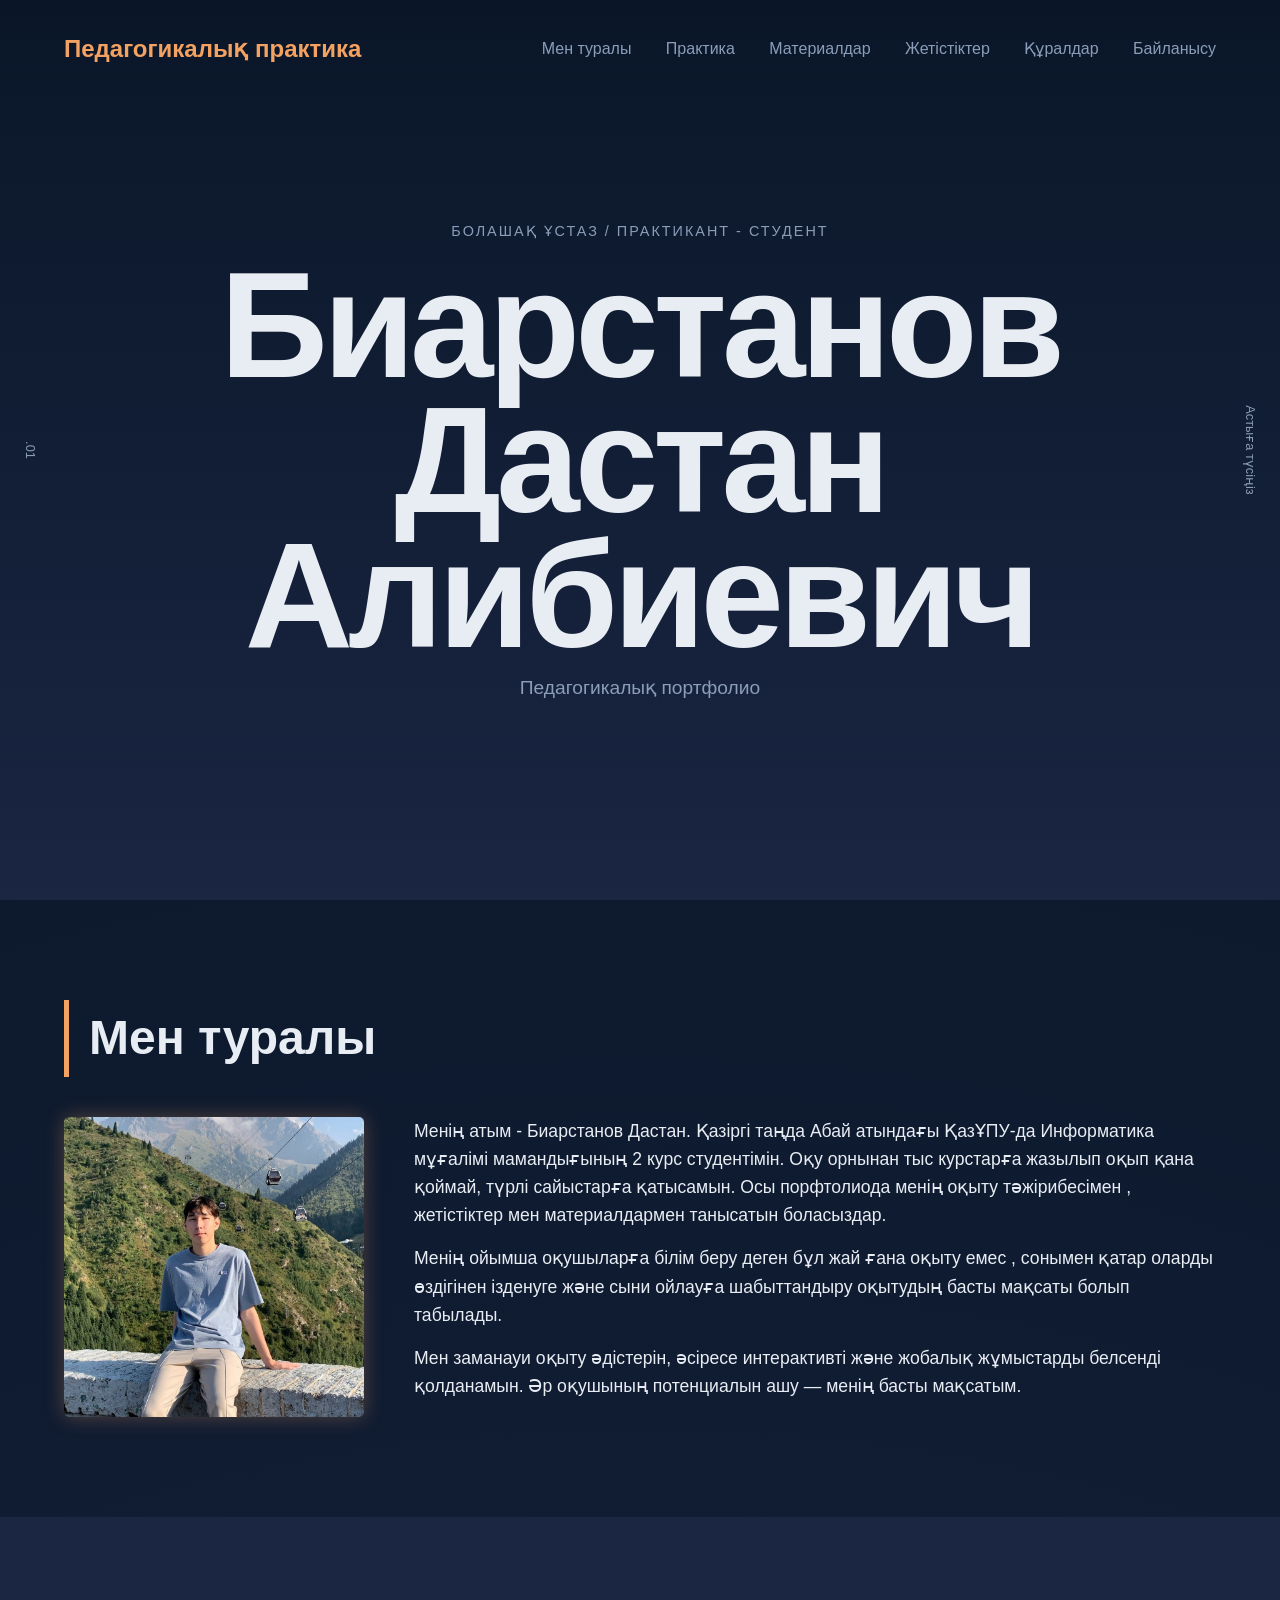
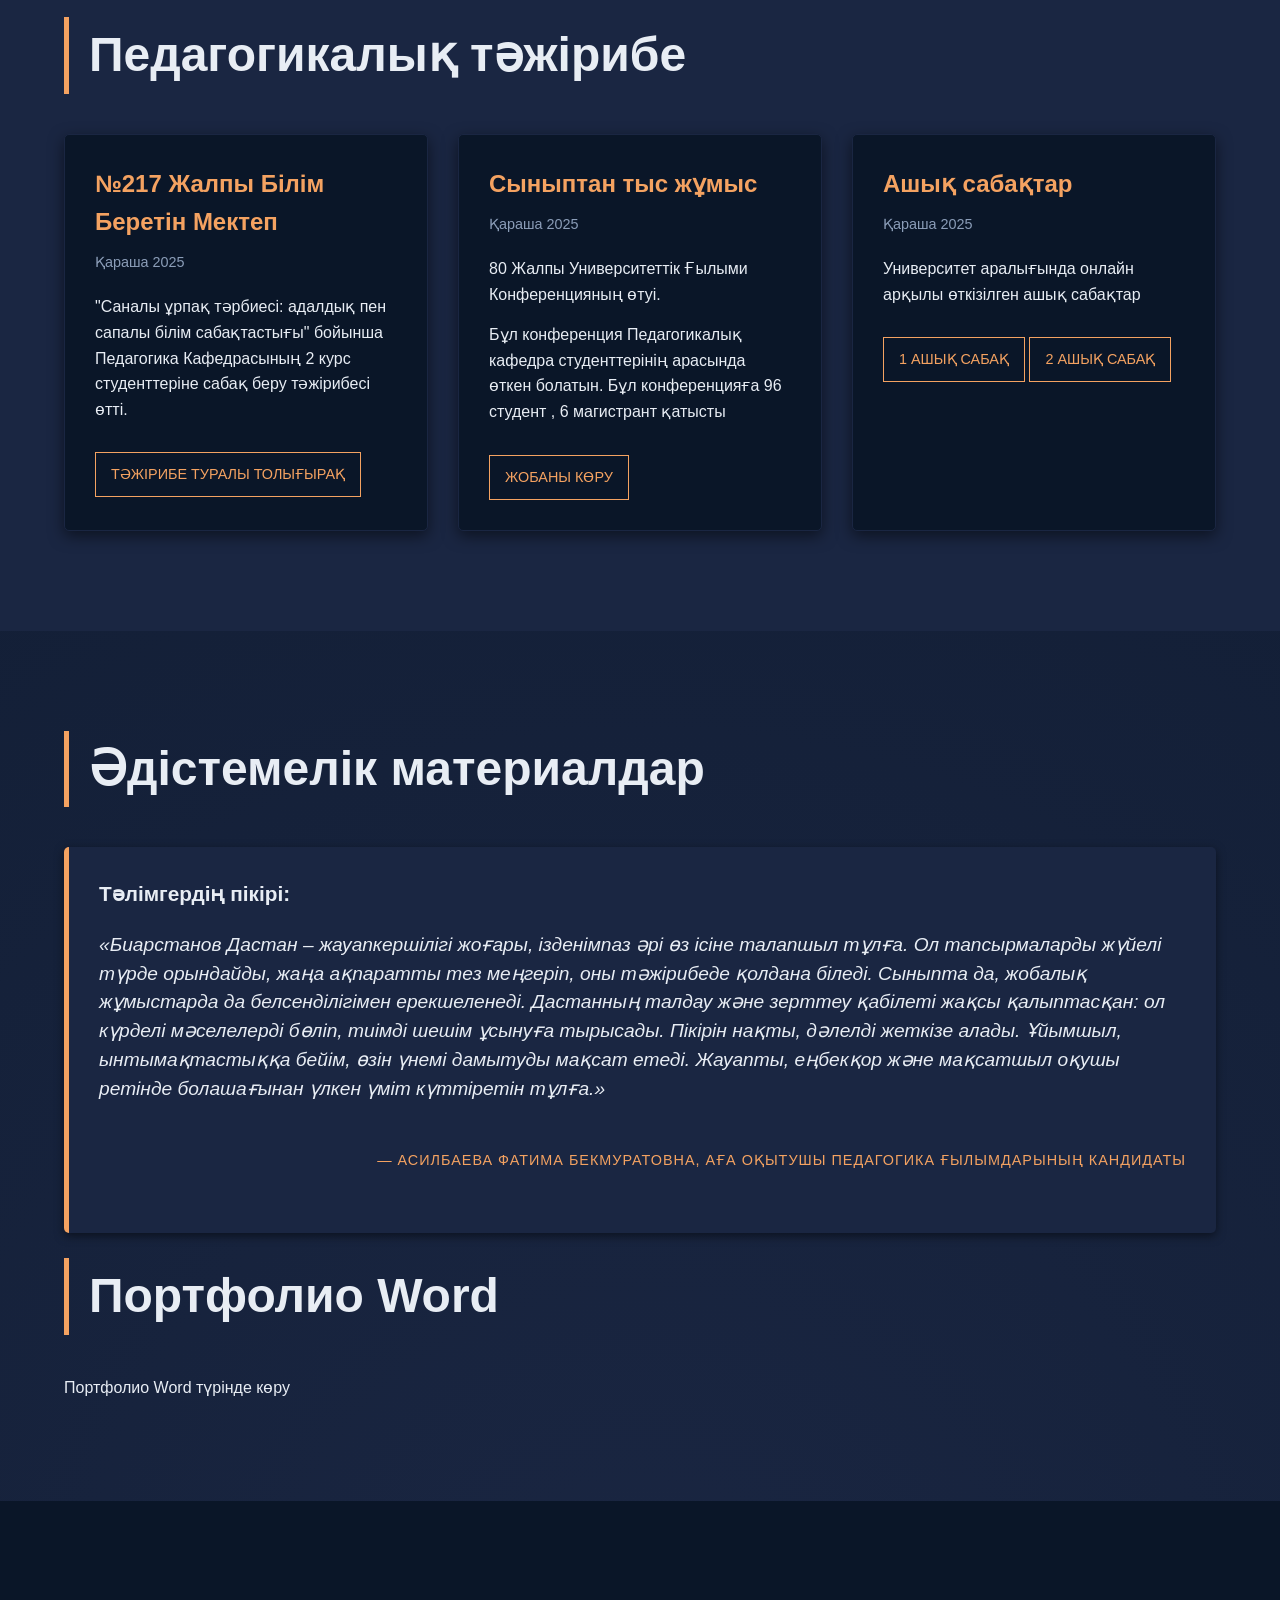
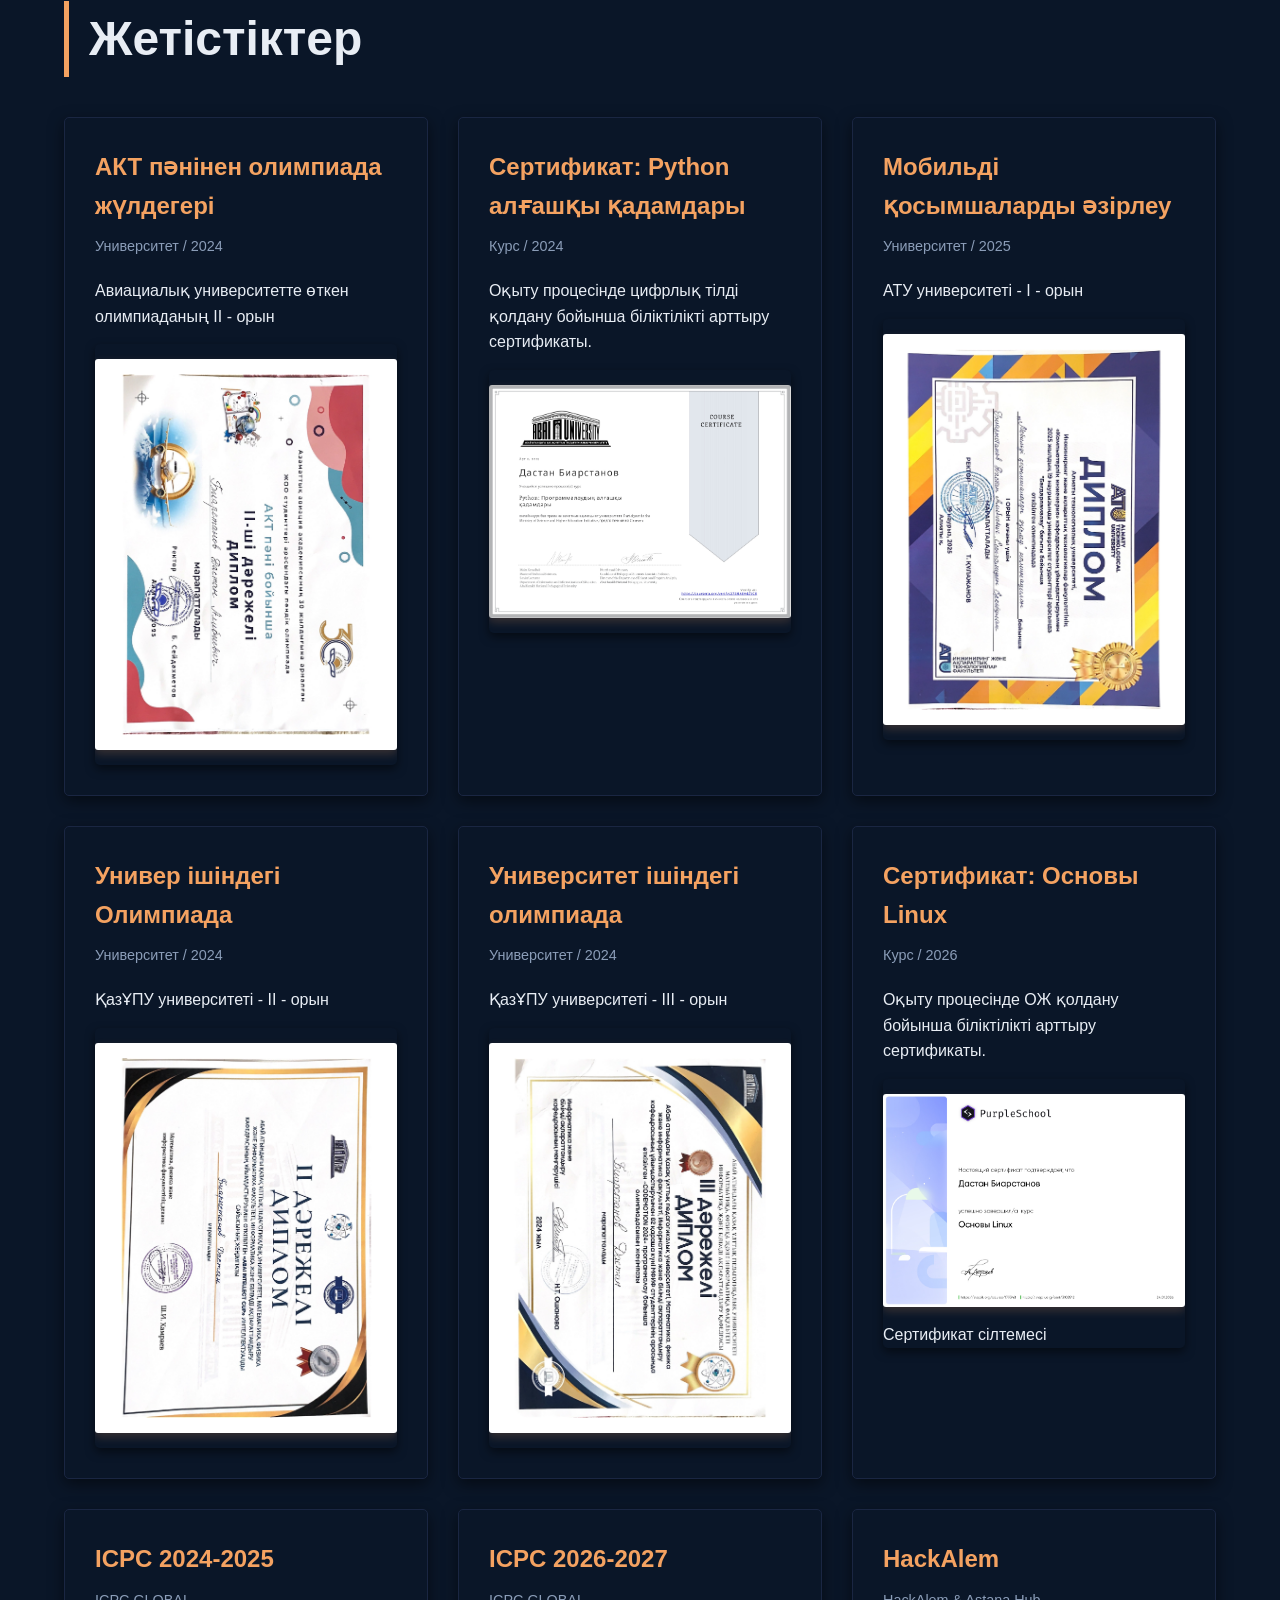
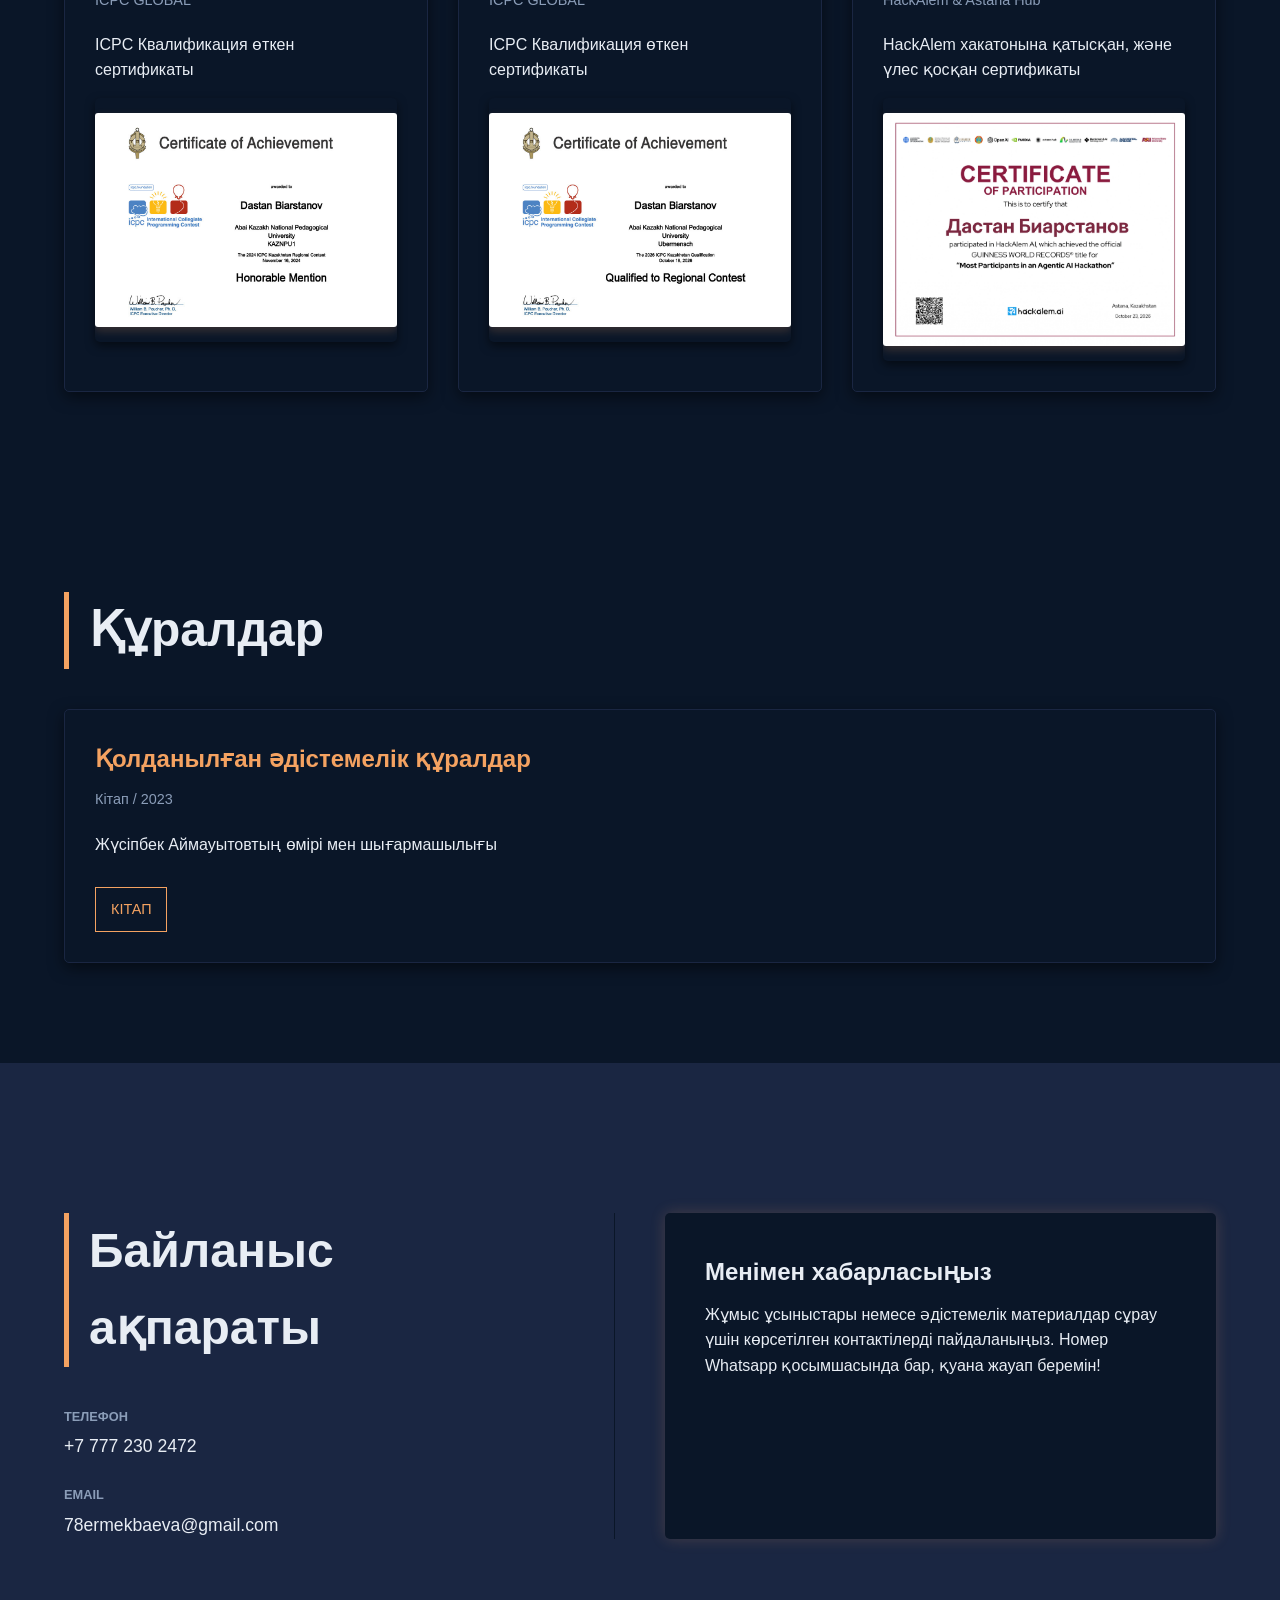
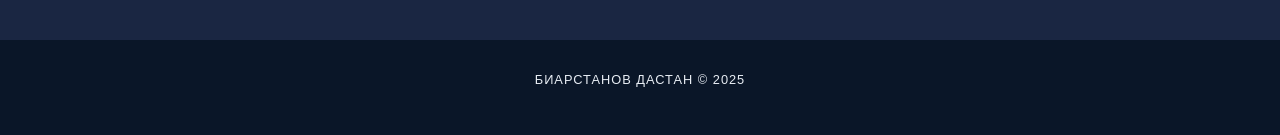
<file: index.html>
﻿<!DOCTYPE html>
<html lang="ru">
<head>
    <meta charset="UTF-8">
    <meta name="viewport" content="width=device-width, initial-scale=1.0">
    <title>Педагогическое Портфолио | Биарстанов Дастан</title>
    <link href="css2?family=Montserrat:wght@300;400;700;900&display=swap" rel="stylesheet">
    <link rel="stylesheet" href="style.css">
</head>
<body>

<header class="hero-section">
    <div class="header-nav-container">
        <div class="logo">Педагогикалық практика</div>
        <nav>
            <a href="#about">Мен туралы</a>
            <a href="#practice">Практика</a>
            <a href="#materials">Материалдар</a>
            <a href="#achievements">Жетістіктер</a>
            <a href="#kuraldar">Құралдар</a> 
            <a href="#contact">Байланысу</a>
        </nav>
    </div>

    <div class="hero-content">
        <p class="subtitle">Болашақ ұстаз / практикант - студент</p>
        <h1 class="main-title">Биарстанов Дастан Алибиевич</h1>
        <p class="role-title">Педагогикалық портфолио</p>
    </div>

    <div class="decor-line left">.01</div>
    <div class="decor-line right">Астыға түсіңіз</div>
</header>

<main>
    <section id="about" class="portfolio-section about-me">
        <div class="section-content">
            <h2>Мен туралы</h2>
            <div class="about-grid">
                <img src="your-photo.jpg" alt="Еламан Сандыбаев фото" class="profile-photo">
                <div class="text-block">
                    <p>Менің атым - Биарстанов Дастан. Қазіргі таңда Абай атындағы ҚазҰПУ-да Информатика мұғалімі мамандығының 2 курс студентімін. Оқу орнынан тыс курстарға жазылып оқып қана қоймай, түрлі сайыстарға қатысамын. Осы порфтолиода менің оқыту тәжірибесімен , жетістіктер мен материалдармен танысатын боласыздар.
                    <p>Менің ойымша оқушыларға білім беру деген бұл жай ғана оқыту емес , сонымен қатар оларды өздігінен ізденуге және сыни ойлауға шабыттандыру оқытудың басты мақсаты болып табылады.</p>
                    <p>Мен заманауи оқыту әдістерін, әсіресе интерактивті және жобалық жұмыстарды белсенді қолданамын. Әр оқушының потенциалын ашу — менің басты мақсатым.</p>
                </div>
            </div>
        </div>
    </section>

    <section id="practice" class="portfolio-section practice-experience">
        <div class="section-content">
            <h2>Педагогикалық тәжірибе</h2>
            <div class="card-grid">
                <div class="practice-card">
                    <h3>№217 Жалпы Білім Беретін Мектеп</h3>
                    <p class="date-info">Қараша 2025</p>
                    <p>"Саналы ұрпақ тәрбиесі: адалдық пен сапалы білім сабақтастығы" бойынша Педагогика Кафедрасының 2 курс студенттеріне сабақ беру тәжірибесі өтті.</p>
                    <a class='view-button' href='practice.html'>Тәжірибе туралы толығырақ</a>
                </div>
                <div class="practice-card">
                    <h3>Сыныптан тыс жұмыс</h3>
                    <p class="date-info">Қараша 2025</p>
                    <p>80 Жалпы Университеттік Ғылыми Конференцияның өтуі.</p>
                    <p>Бұл конференция Педагогикалық кафедра студенттерінің арасында өткен болатын. Бұл конференцияға 96 студент , 6 магистрант қатысты</p>
                    <a class='view-button' href='project.html'>Жобаны көру</a>
                </div>
                <div class="practice-card">
                    <h3>Ашық сабақтар</h3>
                    <p class="date-info">Қараша 2025</p>
                    <p>Университет аралығында онлайн арқылы өткізілген ашық сабақтар</p>
                    <a class='view-button' href='https://youtu.be/f8MnXUunUM0'>1 Ашық сабақ</a>
                    <a class='view-button' href='https://youtu.be/q3raV3o5F7s'>2 Ашық сабақ</a>
                </div>
            </div>
        </div>
    </section>

    <section id="materials" class="portfolio-section materials">
        <div class="section-content">
            <h2>Әдістемелік материалдар</h2>

            <div class="mentor-quote">
                <h3>Тәлімгердің пікірі:</h3>
                <blockquote>
                    <p>«Биарстанов Дастан – жауапкершілігі жоғары, ізденімпаз әрі өз ісіне талапшыл тұлға. Ол тапсырмаларды жүйелі түрде орындайды, жаңа ақпаратты тез меңгеріп, оны тәжірибеде қолдана біледі. Сыныпта да, жобалық жұмыстарда да белсенділігімен ерекшеленеді.

                    Дастанның талдау және зерттеу қабілеті жақсы қалыптасқан: ол күрделі мәселелерді бөліп, тиімді шешім ұсынуға тырысады. Пікірін нақты, дәлелді жеткізе алады. Ұйымшыл, ынтымақтастыққа бейім, өзін үнемі дамытуды мақсат етеді.

                    Жауапты, еңбекқор және мақсатшыл оқушы ретінде болашағынан үлкен үміт күттіретін тұлға.»</p>
                    <footer>— Асилбаева Фатима Бекмуратовна, Аға оқытушы
                        Педагогика ғылымдарының кандидаты</footer>
                </blockquote>
            </div>
        </div>
        <br>
        <div class="section-content">
            <h2>Портфолио Word</h2>
            <a href="Files/Биарстанов Дастан ИОК-.docx" target="_blank" rel="noopener noreferrer">Портфолио Word түрінде көру</a>
        </div>
    </section>
    <section id="achievements" class="portfolio-section achievements">
        <div class="section-content">
            <h2>Жетістіктер</h2>
            <div class="card-grid">
                <div class="practice-card">
                    <h3>АКТ пәнінен олимпиада жүлдегері</h3>
                    <p class="date-info">Университет / 2024</p>
                    <p>Авиациалық университетте өткен олимпиаданың II - орын</p>
                    <div class="gallery-item">
                        <a href="images/%D0%90%D0%9A%D0%A2%20%D1%81%D0%B5%D1%80%D1%82%D0%B8%D1%84%D0%B8%D0%BA%D0%B0%D1%82.jpg" target="_blank">
                            <img src="images/%D0%90%D0%9A%D0%A2%20%D1%81%D0%B5%D1%80%D1%82%D0%B8%D1%84%D0%B8%D0%BA%D0%B0%D1%82.jpg" alt="Презентация сәті">
                        </a>
                    </div>
                </div>
                <div class="practice-card">
                    <h3>Сертификат: Python алғашқы қадамдары</h3>
                    <p class="date-info">Курс / 2024</p>
                    <p>Оқыту процесінде цифрлық тілді қолдану бойынша біліктілікті арттыру сертификаты.</p>
                    <div class="gallery-item">
                        <a href="images/Сертификат2.jpg" target="_blank">
                            <img src="images/Сертификат2.jpg" alt="Презентация сәті">
                        </a>
                    </div>
                </div>
                <div class="practice-card">
                    <h3>Мобильді қосымшаларды әзірлеу</h3>
                    <p class="date-info">Университет / 2025</p>
                    <p>АТУ университеті - I - орын</p>
                    <div class="gallery-item">
                        <a href="images/Сертификат АТУ.jpg" target="_blank">
                            <img src="images/Сертификат АТУ.jpg" alt="Презентация сәті">
                        </a>
                    </div>
                </div>
                <div class="practice-card">
                    <h3>Универ ішіндегі Олимпиада</h3>
                    <p class="date-info">Университет / 2024</p>
                    <p>ҚазҰПУ университеті - II - орын</p>
                    <div class="gallery-item">
                        <a href="images/Сертификат.jpg" target="_blank">
                            <img src="images/Сертификат.jpg" alt="Презентация сәті">
                        </a>
                    </div>
                </div>
                <div class="practice-card">
                    <h3>Университет ішіндегі олимпиада</h3>
                    <p class="date-info">Университет / 2024</p>
                    <p>ҚазҰПУ университеті - III - орын</p>
                    <div class="gallery-item">
                        <a href="images/Абай сертификат.jpg" target="_blank">
                            <img src="images/Абай сертификат.jpg" alt="Презентация сәті">
                        </a>
                    </div>
                </div>
                <div class="practice-card">
                    <h3>Сертификат: Основы Linux</h3>
                    <p class="date-info">Курс / 2026</p>
                    <p>Оқыту процесінде ОЖ қолдану бойынша біліктілікті арттыру сертификаты.</p>
                    <div class="gallery-item">
                        <a href="Files/stepiklinux.pdf" target="_blank">
                            <img src="images/stepiklinux.jpg" alt="Презентация сәті">
                        </a>
                        <a href="https://stepik.org/cert/3108912">Сертификат сілтемесі</a>
                    </div>
                </div>
                <div class="practice-card">
                    <h3>ICPC 2024-2025</h3>
                    <p class="date-info">ICPC GLOBAL</p>
                    <p>ICPC Квалификация өткен сертификаты</p>
                    <div class="gallery-item">
                        <a href="images/icpc24-25.jpg" target="_blank">
                            <img src="images/icpc24-25.jpg" alt="Презентация сәті">
                        </a>
                    </div>
                </div>
                <div class="practice-card">
                    <h3>ICPC 2026-2027</h3>
                    <p class="date-info">ICPC GLOBAL</p>
                    <p>ICPC Квалификация өткен сертификаты</p>
                    <div class="gallery-item">
                        <a href="images/icpc26-27.jpg" target="_blank">
                            <img src="images/icpc26-27.jpg" alt="Презентация сәті">
                        </a>
                    </div>
                </div>
                <div class="practice-card">
                    <h3>HackAlem</h3>
                    <p class="date-info">HackAlem & Astana Hub</p>
                    <p>HackAlem хакатонына қатысқан, және үлес қосқан сертификаты</p>
                    <div class="gallery-item">
                        <a href="images/hackalem.jpg" target="_blank">
                            <img src="images/hackalem.jpg" alt="Презентация сәті">
                        </a>
                    </div>
                </div>
            </div>
        </div>
    </section>
    <section id="kuraldar" class="portfolio-section achievements">
        <div class="section-content">
            <h2>Құралдар</h2>
            <div class="card-grid">
                <div class="practice-card">
                    <h3>Қолданылған әдістемелік құралдар</h3>
                    <p class="date-info">Кітап / 2023</p>
                    <p>Жүсіпбек Аймауытовтың өмірі мен шығармашылығы</p>
                    <a class='view-button' href='https://share.google/4iYVhz6BP6LVkXUvd'>Кітап</a>
                </div>
            </div>
        </div>
    </div></div></section>

    <section id="contact" class="portfolio-section contact-info">
        <div class="contact-grid">
            <div class="contact-details">
                <h2>Байланыс ақпараты</h2>
                <p class="detail-label">Телефон</p>
                <p class="detail-value">+7 777 230 2472</p>

                <p class="detail-label">Email</p>
                <p class="detail-value"><a href="mailto:78ermekbaeva@gmail.com">78ermekbaeva@gmail.com</a></p>
            </div>

            <div class="contact-form-placeholder">
                <h3>Менімен хабарласыңыз</h3>
                <p>Жұмыс ұсыныстары немесе әдістемелік материалдар сұрау үшін көрсетілген контактілерді пайдаланыңыз. Номер Whatsapp қосымшасында бар, қуана жауап беремін!</p>
            </div>
        </div>
    </section>
</main>

<footer>
    <p>Биарстанов Дастан &copy; 2025</p>
</footer>

</body>
</html>
</file>
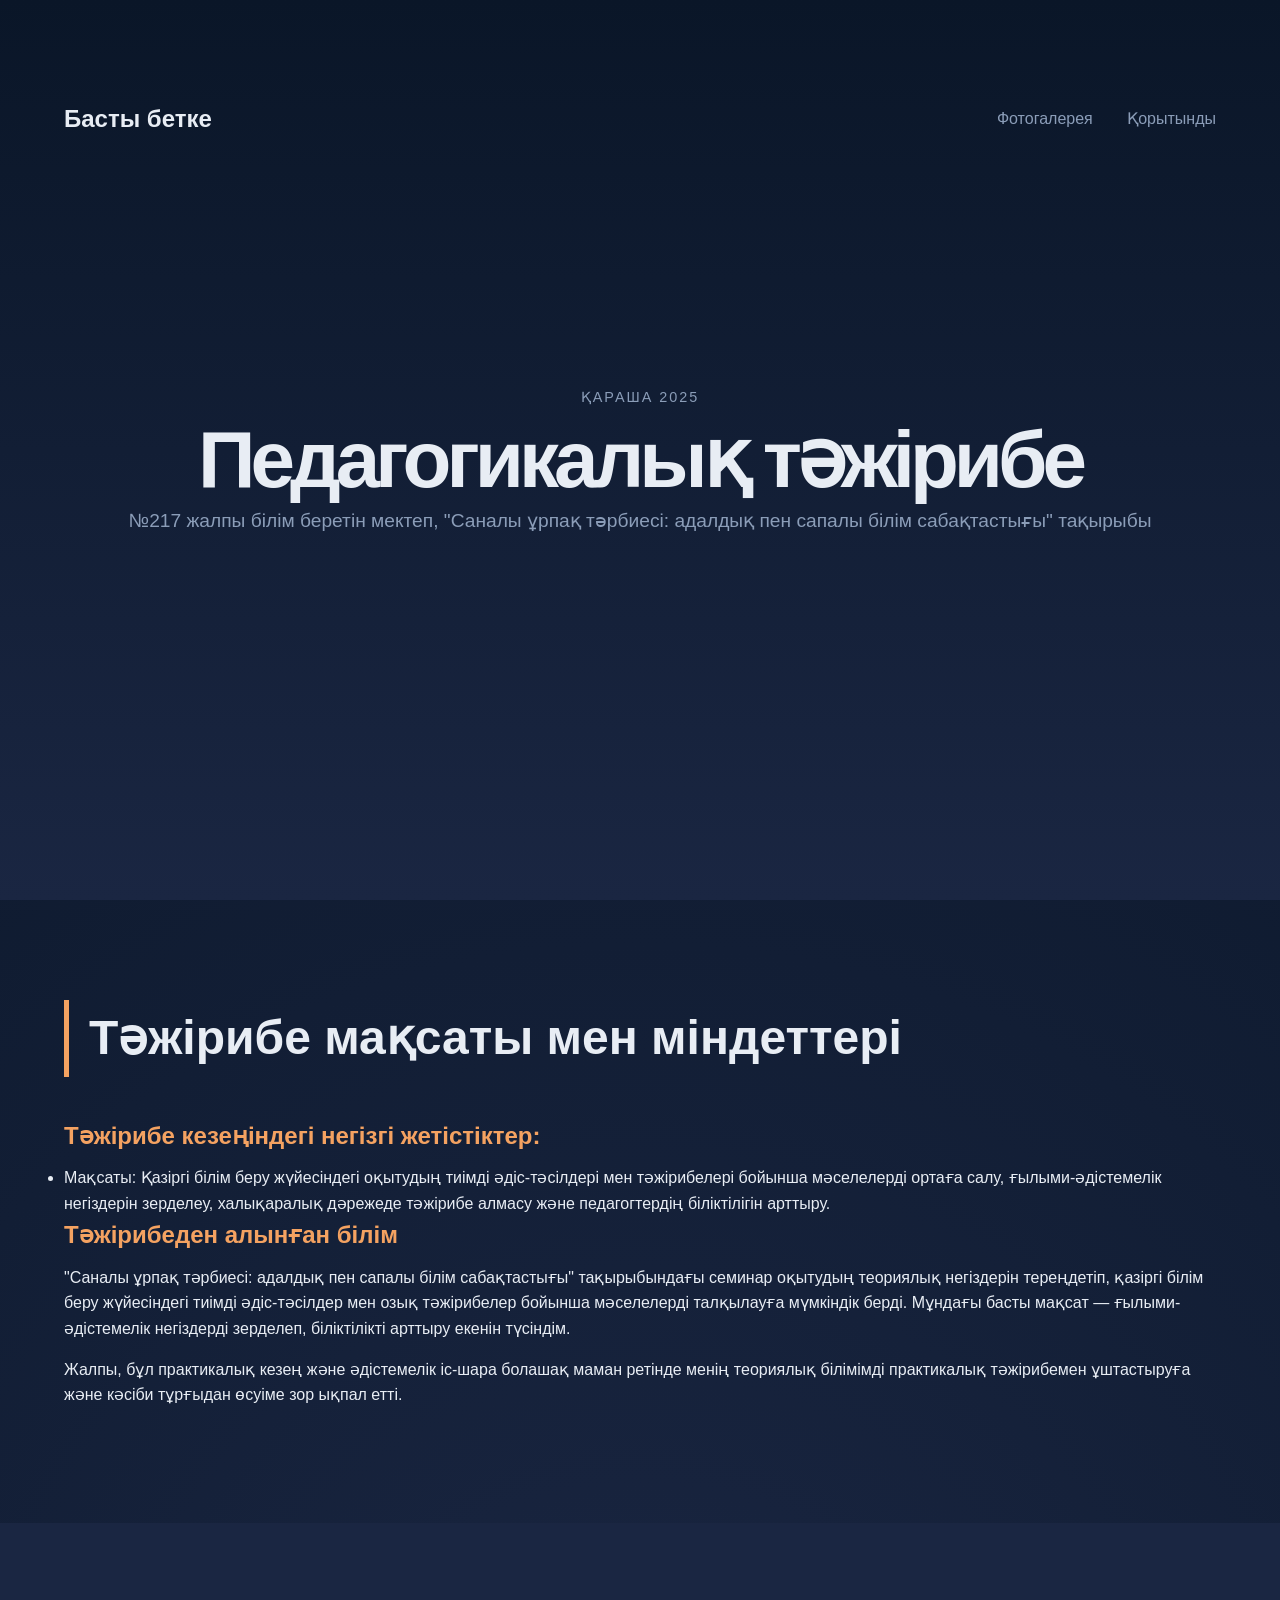
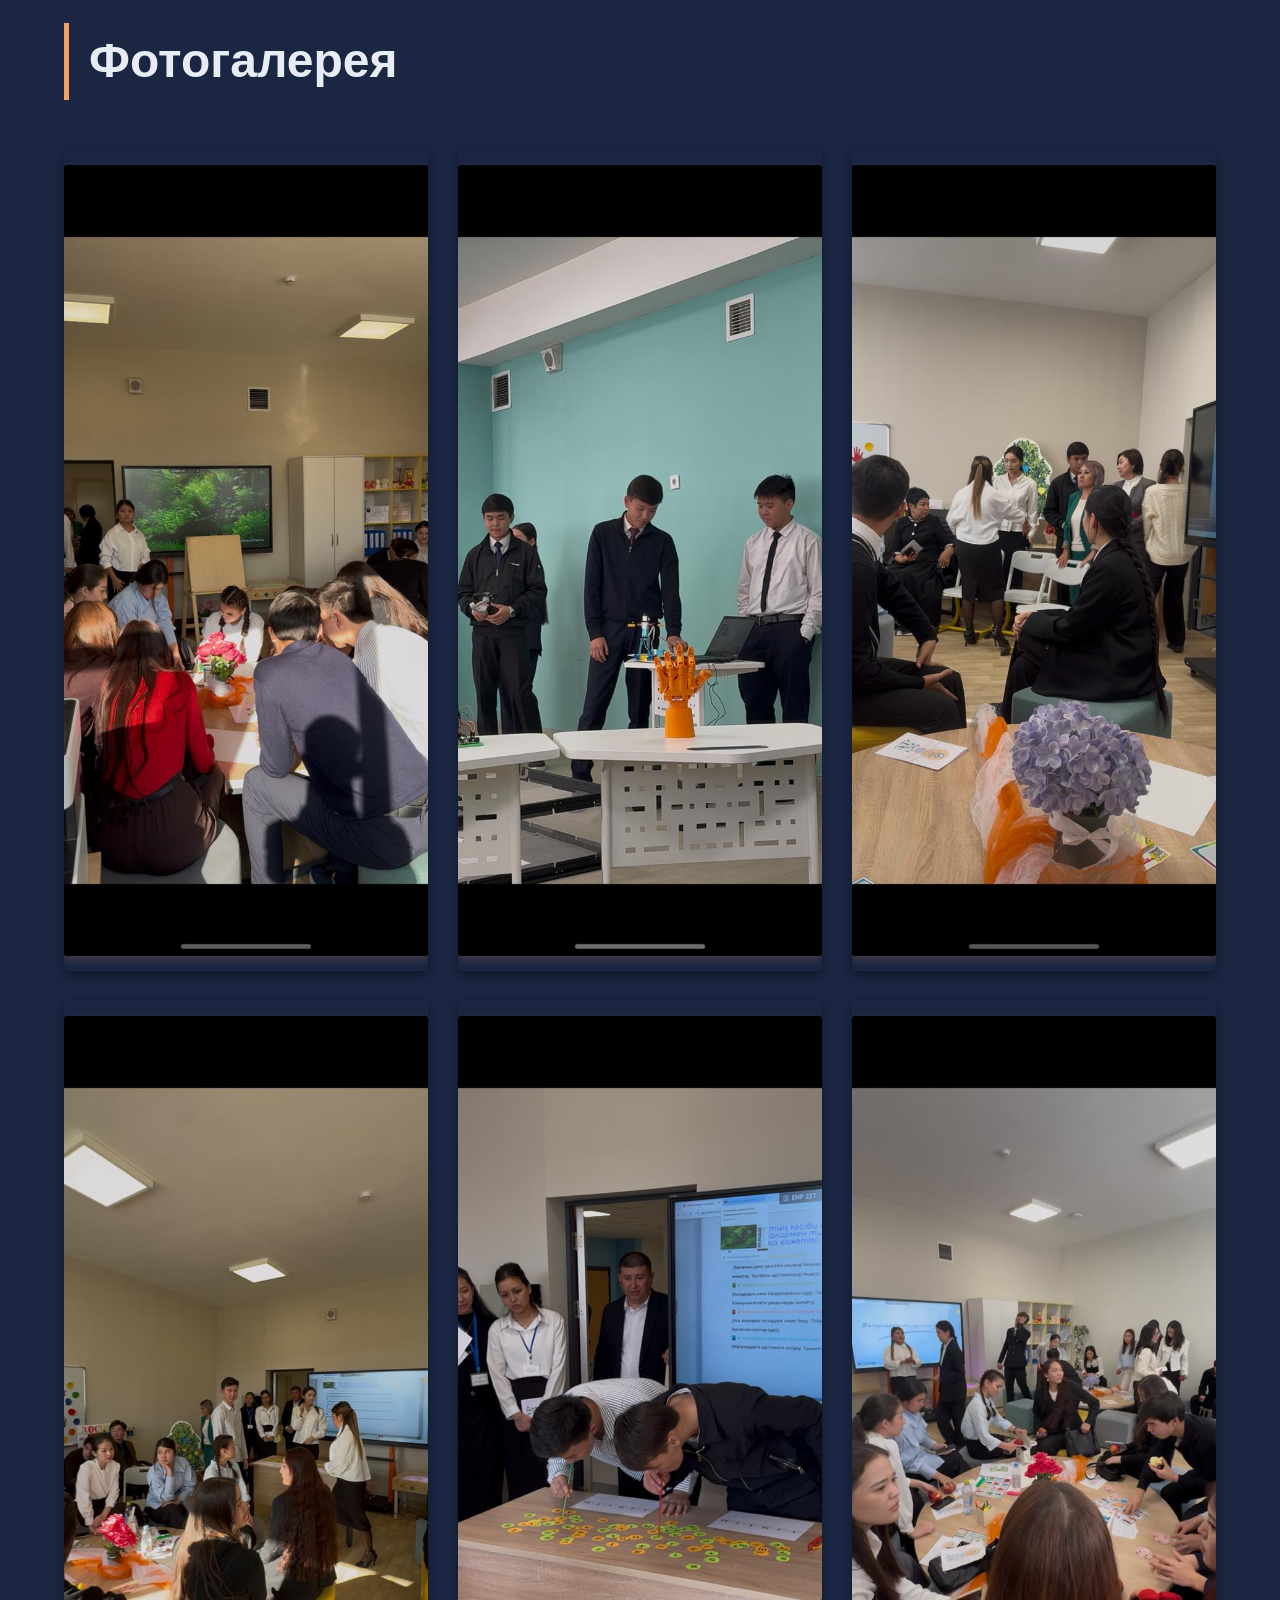
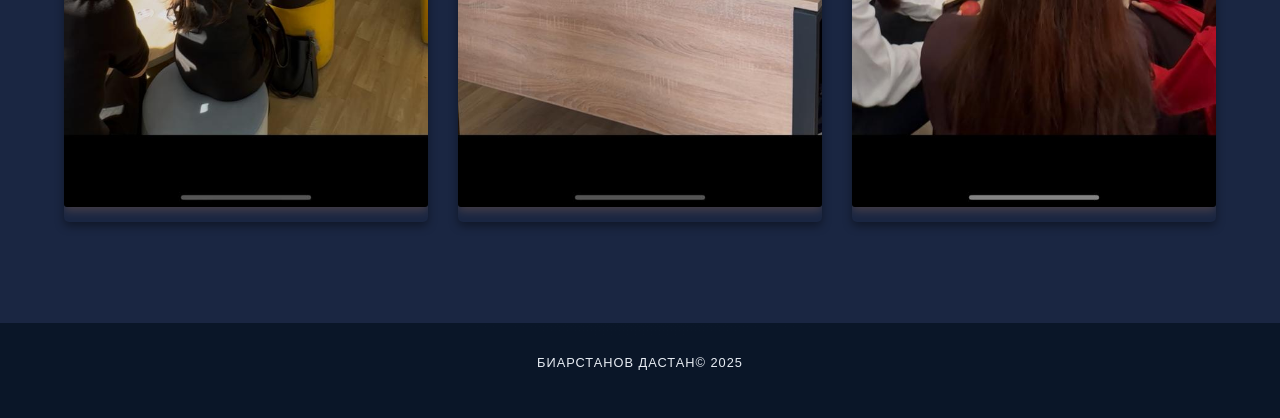
<file: practice.html>
﻿<!DOCTYPE html>
<html lang="ru">
<head>
    <meta charset="UTF-8">
    <meta name="viewport" content="width=device-width, initial-scale=1.0">
    <title>Педагогикалық тәжірибе | Сандыбаев Еламан</title>
    <link href="css2?family=Montserrat:wght@300;400;700;900&display=swap" rel="stylesheet">
    <link rel="stylesheet" href="style.css">

    <style>
        .practice-detail-header {
            background-color: var(--color-mid-bg);
            padding: 100px 5%;
            text-align: center;
        }

        .gallery-grid {
            display: grid;
            grid-template-columns: repeat(auto-fit, minmax(300px, 1fr));
            gap: 30px;
            margin-top: 50px;
        }

        .gallery-item {
            overflow: hidden;
            border-radius: 5px;
            box-shadow: 0 4px 10px rgba(0, 0, 0, 0.4);
            transition: transform 0.3s ease;
        }

        .gallery-item img {
            width: 100%;
            height: 300px;
            object-fit: cover; /* Чтобы фото заполняли блок без искажений */
            display: block;
        }

        .gallery-item:hover {
            transform: scale(1.03); /* Небольшое увеличение при наведении */
        }
    </style>
</head>
<body>

<header class="hero-section practice-detail-header">
    <div class="header-nav-container">
        <div class="logo"><a href='index.htm'>Басты бетке</a></div>
        <nav>
            <a href="#gallery">Фотогалерея</a>
            <a href="#summary">Қорытынды</a>
        </nav>
    </div>

    <div class="hero-content">
        <p class="subtitle">Қараша 2025</p>
        <h1 class="main-title" style="font-size: 5em;">Педагогикалық тәжірибе</h1>
        <p class="role-title">№217 жалпы білім беретін мектеп, "Саналы ұрпақ тәрбиесі: адалдық пен сапалы білім сабақтастығы" тақырыбы</p>
    </div>
</header>

<main>
    <section class="portfolio-section" id="summary">
        <div class="section-content">
            <h2>Тәжірибе мақсаты мен міндеттері</h2>
            <p></p>

            <h3>Тәжірибе кезеңіндегі негізгі жетістіктер:</h3>
            <ul>
                <li>Мақсаты: Қазіргі білім беру жүйесіндегі оқытудың тиімді әдіс-тәсілдері мен тәжірибелері бойынша мәселелерді ортаға салу, ғылыми-әдістемелік негіздерін зерделеу, халықаралық дәрежеде тәжірибе алмасу және педагогтердің біліктілігін арттыру.</li>
            </ul>

            <h3>Тәжірибеден алынған білім</h3>
            <p>"Саналы ұрпақ тәрбиесі: адалдық пен сапалы білім сабақтастығы" тақырыбындағы семинар оқытудың теориялық негіздерін тереңдетіп, қазіргі білім беру жүйесіндегі тиімді әдіс-тәсілдер мен озық тәжірибелер бойынша мәселелерді талқылауға мүмкіндік берді. Мұндағы басты мақсат — ғылыми-әдістемелік негіздерді зерделеп, біліктілікті арттыру екенін түсіндім.</p>
            <p>Жалпы, бұл практикалық кезең және әдістемелік іс-шара болашақ маман ретінде менің теориялық білімімді практикалық тәжірибемен ұштастыруға және кәсіби тұрғыдан өсуіме зор ықпал етті.</p>
        </div>
    </section>

    <section class="portfolio-section practice-experience" id="gallery">
        <div class="section-content">
            <h2>Фотогалерея</h2>
            <div class="gallery-grid">
                <div class="gallery-item">
                    <img src="images/7.jpg" alt="Сабақ үстіндегі фотосурет">
                </div>
                <div class="gallery-item">
                    <img src="images/8.jpg" alt="Тақтадағы жұмыс">
                </div>
                <div class="gallery-item">
                    <img src="images/9.jpg" alt="Оқушылармен жұмыс">
                </div>
                <div class="gallery-item">
                    <img src="images/10.jpg" alt="Жобаны қорғау сәті">
                </div>
                <div class="gallery-item">
                    <img src="images/11.jpg" alt="Жобаны қорғау сәті">
                </div>
                <div class="gallery-item">
                    <img src="images/12.jpg" alt="Жобаны қорғау сәті">
                </div>
            </div>
        </div>
    </section>

</main>

<footer>
    <p>Биарстанов Дастан&copy; 2025</p>
</footer>

</body>
</html>
</file>
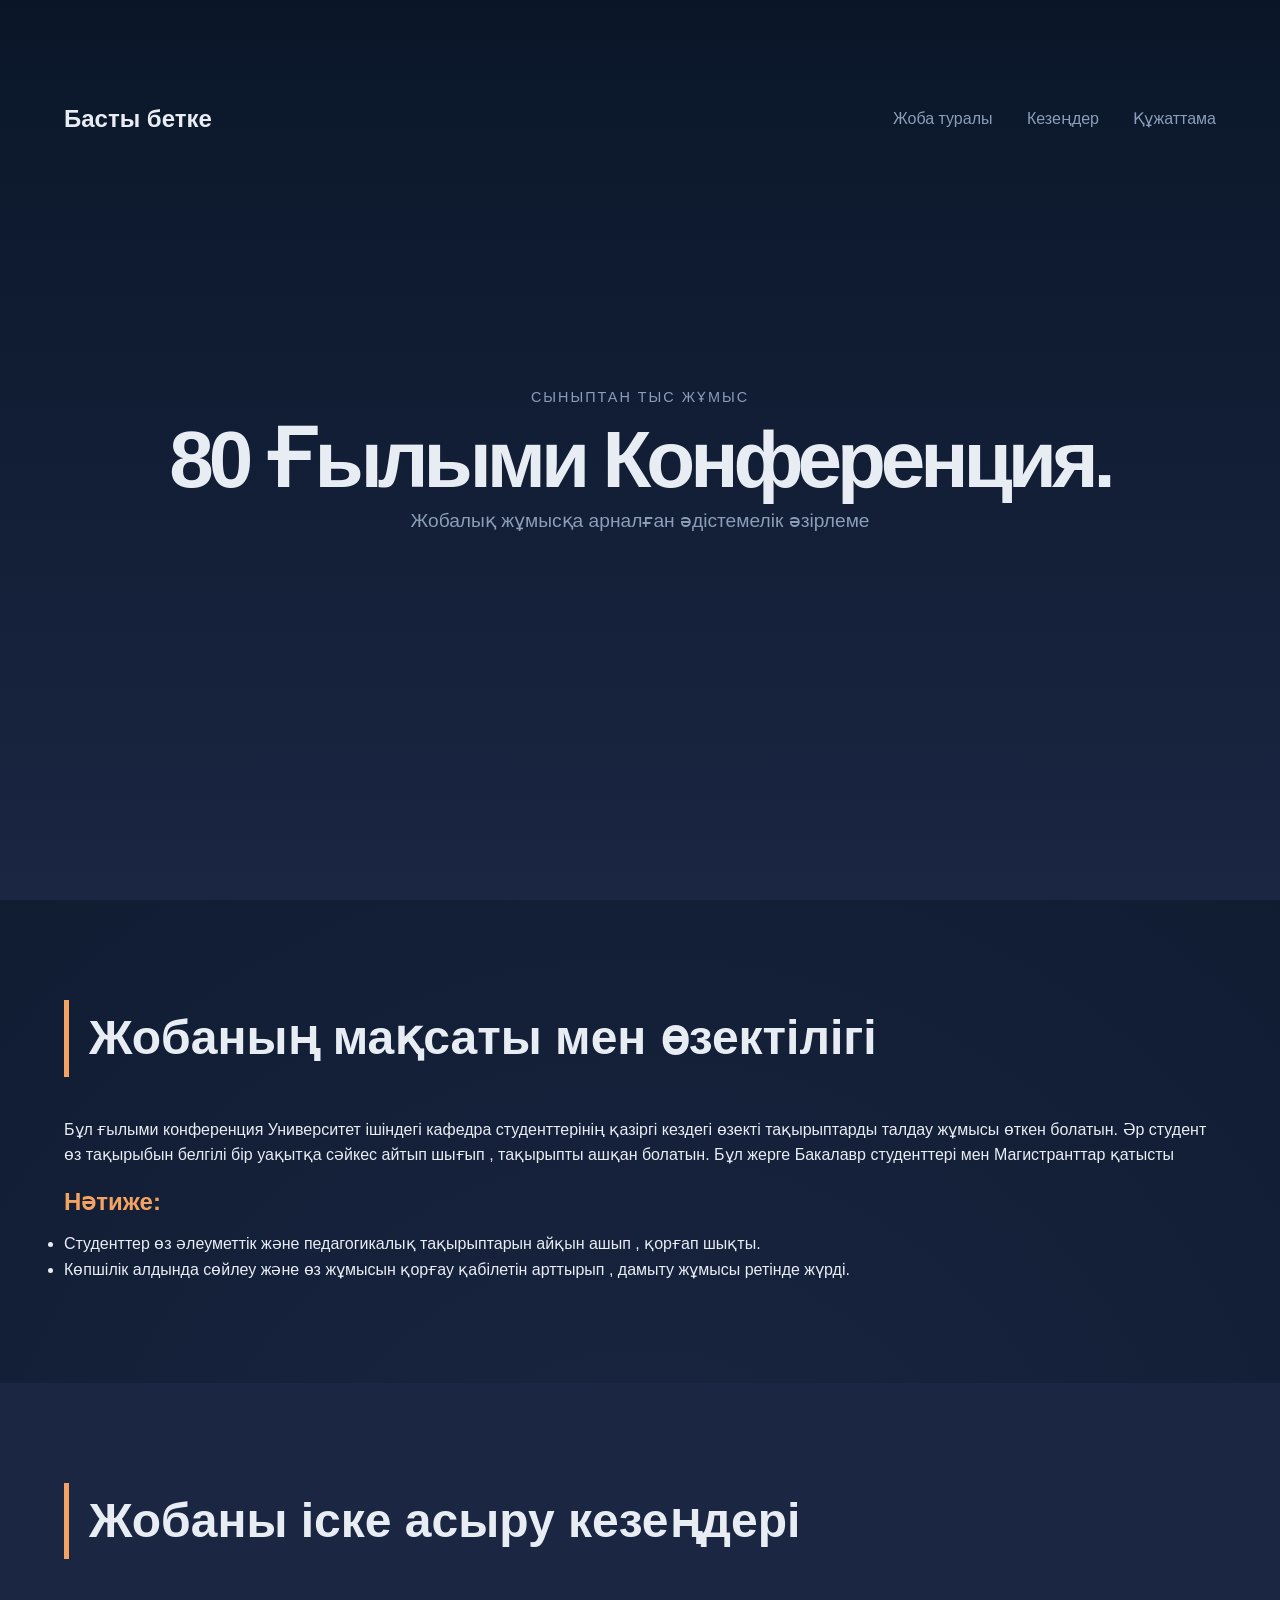
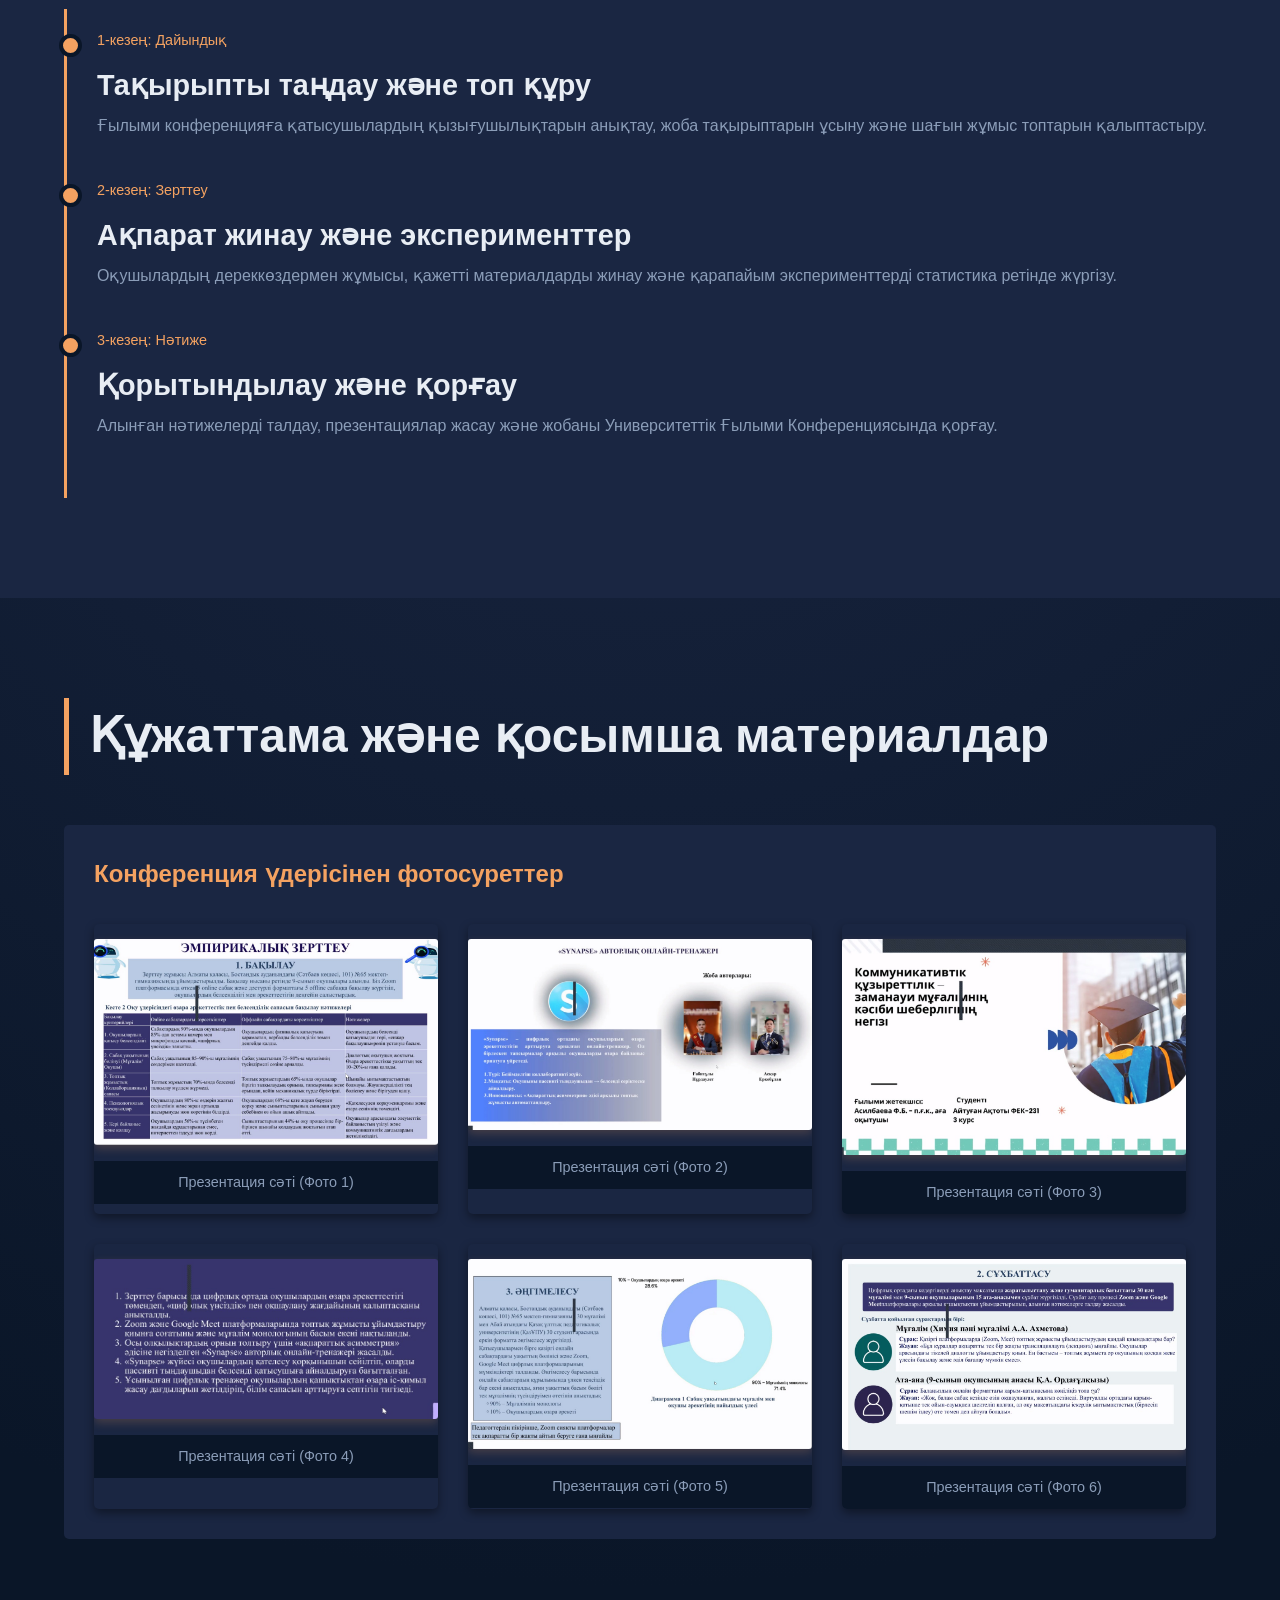
<file: project.html>
﻿<!DOCTYPE html>
<html lang="ru">
<head>
    <meta charset="UTF-8">
    <meta name="viewport" content="width=device-width, initial-scale=1.0">
    <title>Жоба: Ғылыми конференция | Сандыбаев Еламан</title>
    <link href="css2?family=Montserrat:wght@300;400;700;900&display=swap" rel="stylesheet">
    <link rel="stylesheet" href="style.css">

    <style>
        /* ================================== */
        /* СТИЛИ ДЕТАЛЬНОЙ СТРАНИЦЫ (project.html) */
        /* ================================== */

        .project-detail-header {
            background-color: var(--color-mid-bg);
            padding: 100px 5%;
            text-align: center;
        }

        /* 1. Стили для этапов проекта (timeline) */
        .timeline {
            border-left: 3px solid var(--color-accent);
            padding: 20px 0 20px 30px;
            position: relative;
            margin-top: 50px;
        }

        .timeline-item {
            margin-bottom: 40px;
            position: relative;
        }

        .timeline-item h3 {
            color: var(--color-light-text);
            font-size: 1.8em;
            margin-bottom: 5px;
        }

        .timeline-item p {
            color: var(--color-gray-text);
            margin-bottom: 0;
        }

        .timeline-date {
            font-size: 0.9em;
            color: var(--color-accent);
            display: block;
            margin-bottom: 10px;
        }

        .timeline-item::before {
            content: '';
            position: absolute;
            left: -38px;
            top: 5px;
            width: 15px;
            height: 15px;
            border-radius: 50%;
            background-color: var(--color-accent);
            border: 4px solid var(--color-dark-bg);
        }

        /* 2. Стили для блока документации */
        .project-documentation {
            margin-top: 50px;
            background-color: var(--color-mid-bg);
            padding: 30px;
            border-radius: 5px;
        }

        /* 3. Стили для Галереи (Grid) */
        .gallery-grid {
            display: grid;
            grid-template-columns: repeat(auto-fit, minmax(280px, 1fr));
            gap: 30px;
            margin-top: 30px;
        }

        .gallery-item {
            overflow: hidden;
            border-radius: 5px;
            box-shadow: 0 4px 10px rgba(0, 0, 0, 0.4);
            transition: transform 0.3s ease;
        }

        .gallery-item img {
            width: 100%;
            height: 220px; /* Фиксированная высота фото */
            object-fit: cover;
            display: block;
        }

        .gallery-item:hover {
            transform: scale(1.03);
        }

        /* 4. Стили для Подписей под фото */
        .photo-caption {
            background-color: var(--color-dark-bg);
            color: var(--color-gray-text);
            padding: 10px 15px;
            font-size: 0.9em;
            text-align: center;
            border-top: 1px solid var(--color-mid-bg);
        }

    </style>
</head>
<body>

<header class="hero-section project-detail-header">
    <div class="header-nav-container">
        <div class="logo"><a href='index.htm'>Басты бетке</a></div>
        <nav>
            <a href="#about">Жоба туралы</a>
            <a href="#stages">Кезеңдер</a>
            <a href="#docs">Құжаттама</a>
        </nav>
    </div>

    <div class="hero-content">
        <p class="subtitle">Сыныптан тыс жұмыс</p>
        <h1 class="main-title" style="font-size: 5em;">80 Ғылыми Конференция.</h1>
        <p class="role-title">Жобалық жұмысқа арналған әдістемелік әзірлеме</p>
    </div>
</header>

<main>
    <section class="portfolio-section" id="about">
        <div class="section-content">
            <h2>Жобаның мақсаты мен өзектілігі</h2>
            <p>Бұл ғылыми конференция Университет ішіндегі кафедра студенттерінің қазіргі кездегі өзекті тақырыптарды талдау жұмысы өткен болатын. Әр студент өз тақырыбын белгілі бір уақытқа сәйкес айтып шығып , тақырыпты ашқан болатын. Бұл жерге Бакалавр студенттері мен Магистранттар қатысты</p>

            <h3>Нәтиже:</h3>
            <ul>
                <li>Студенттер өз әлеуметтік және педагогикалық тақырыптарын айқын ашып , қорғап шықты. </li>
                <li>Көпшілік алдында сөйлеу және өз жұмысын қорғау қабілетін арттырып , дамыту жұмысы ретінде жүрді.</li>
            </ul>
        </div>
    </section>

    <section class="portfolio-section practice-experience" id="stages">
        <div class="section-content">
            <h2>Жобаны іске асыру кезеңдері</h2>

            <div class="timeline">
                <div class="timeline-item">
                    <span class="timeline-date">1-кезең: Дайындық</span>
                    <h3>Тақырыпты таңдау және топ құру</h3>
                    <p>Ғылыми конференцияға қатысушылардың қызығушылықтарын анықтау, жоба тақырыптарын ұсыну және шағын жұмыс топтарын қалыптастыру.</p>
                </div>

                <div class="timeline-item">
                    <span class="timeline-date">2-кезең: Зерттеу</span>
                    <h3>Ақпарат жинау және эксперименттер</h3>
                    <p>Оқушылардың дереккөздермен жұмысы, қажетті материалдарды жинау және қарапайым эксперименттерді статистика ретінде жүргізу.</p>
                </div>

                <div class="timeline-item">
                    <span class="timeline-date">3-кезең: Нәтиже</span>
                    <h3>Қорытындылау және қорғау</h3>
                    <p>Алынған нәтижелерді талдау, презентациялар жасау және жобаны Университеттік Ғылыми Конференциясында қорғау.</p>
                </div>
            </div>
        </div>
    </section>

    <section class="portfolio-section" id="docs">
        <div class="section-content">
            <h2>Құжаттама және қосымша материалдар</h2>

            <div class="project-documentation">
                <h3>Конференция үдерісінен фотосуреттер</h3>

                <div class="gallery-grid">

                    <div class="gallery-item">
                        <a href="images/1.jpeg" target="_blank">
                            <img src="images/1.jpeg" alt="Презентация сәті">
                            <div class="photo-caption">Презентация сәті (Фото 1)</div>
                        </a>
                    </div>

                    <div class="gallery-item">
                        <a href="images/2.jpeg" target="_blank">
                            <img src="images/2.jpeg" alt="Ғылыми жұмыс есебі">
                            <div class="photo-caption">Презентация сәті (Фото 2)</div>
                        </a>
                    </div>

                    <div class="gallery-item">
                        <a href="images/3.jpeg" target="_blank">
                            <img src="images/3.jpeg" alt="Оқушылармен талқылау">
                            <div class="photo-caption">Презентация сәті (Фото 3)</div>
                        </a>
                    </div>

                    <div class="gallery-item">
                        <a href="images/4.jpeg" target="_blank">
                            <img src="images/4.jpeg" alt="Қорғау процесі">
                            <div class="photo-caption">Презентация сәті (Фото 4)</div>
                        </a>
                    </div>

                    <div class="gallery-item">
                        <a href="images/5.jpeg" target="_blank">
                            <img src="images/5.jpeg" alt="Материалдарды ұсыну">
                            <div class="photo-caption">Презентация сәті (Фото 5)</div>
                        </a>
                    </div>

                    <div class="gallery-item">
                        <a href="images/6.jpeg" target="_blank">
                            <img src="images/6.jpeg" alt="Сұрақ-жауап кезеңі">
                            <div class="photo-caption">Презентация сәті (Фото 6)</div>
                        </a>
                    </div>
            </div> </div>
    </div></section>

</main>


</body>
</html>
</file>
<file: style.css>
﻿/* ================================== */
/* 1. БАЗОВЫЕ СТИЛИ И ПЕРЕМЕННЫЕ */
/* ================================== */

:root {
    /* Новая цветовая палитра: Глубокий синий с золотыми акцентами */
    --color-dark-bg: #0A1628; /* Темно-синий фон */
    --color-mid-bg: #1A2642; /* Средний синий для карточек */
    --color-light-text: #E8EDF4; /* Светлый текст с легким голубоватым оттенком */
    --color-gray-text: #8B9DB8; /* Серо-голубой текст */
    --color-accent: #F4A261; /* Теплый оранжево-золотой акцент */
}

* {
    margin: 0;
    padding: 0;
    box-sizing: border-box;
}

/* Подключение шрифта Montserrat (бесплатный аналог CERA CY) */
@import url('css2');

body {
    font-family: 'Montserrat', sans-serif; /* Использование выбранного шрифта */

    /* Эффект градиентного фона с освещением в центре */
    background-color: var(--color-dark-bg);
    background-image: radial-gradient(circle at center, rgba(26, 38, 66, 1) 0%, rgba(10, 22, 40, 1) 90%);

    color: var(--color-light-text);
    line-height: 1.6;
    scroll-behavior: smooth; /* Улучшение: Плавный скролл */
    overflow-x: hidden;
}

/* Общие стили для секций и заголовков */
.portfolio-section {
    padding: 100px 5%;
}

.section-content {
    max-width: 1200px;
    margin: 0 auto;
}

h1 {
    font-weight: 900;
    font-size: 8vw;
    letter-spacing: -3px;
}

h2 {
    font-weight: 700;
    font-size: 3em;
    margin-bottom: 40px;
    color: var(--color-light-text);
    border-left: 5px solid var(--color-accent);
    padding-left: 20px;
}

h3 {
    font-weight: 700;
    font-size: 1.5em;
    color: var(--color-accent);
    margin-bottom: 10px;
}

p {
    margin-bottom: 15px;
    color: var(--color-light-text);
}

a {
    color: var(--color-light-text);
    text-decoration: none;
    transition: color 0.3s ease;
}

a:hover {
    color: var(--color-accent);
}

/* ================================== */
/* 2. HERO SECTION (.01) */
/* ================================== */

.hero-section {
    height: 100vh;
    /* Тонкий линейный градиент для контраста с body */
    background-image: linear-gradient(to bottom, var(--color-dark-bg) 0%, var(--color-mid-bg) 100%);

    display: flex;
    flex-direction: column;
    justify-content: space-between;
    padding: 30px 5%;
    position: relative;
    overflow: hidden;
}

.header-nav-container {
    display: flex;
    justify-content: space-between;
    align-items: center;
    max-width: 1200px;
    width: 100%;
    margin: 0 auto;
    z-index: 10;
}

.logo {
    font-size: 1.5em;
    font-weight: 700;
    color: var(--color-accent);
}

nav a {
    margin-left: 30px;
    font-weight: 400;
    color: var(--color-gray-text);
}

nav a:hover {
    color: var(--color-light-text);
}

.hero-content {
    text-align: center;
    flex-grow: 1;
    display: flex;
    flex-direction: column;
    justify-content: center;
    align-items: center;
}

.main-title {
    font-size: 150px;
    font-weight: 900;
    line-height: 0.9;
    letter-spacing: -5px;
    margin: 0;
}

.subtitle {
    font-size: 0.9em;
    color: var(--color-gray-text);
    text-transform: uppercase;
    letter-spacing: 2px;
    margin-bottom: 15px;
}

.role-title {
    font-size: 1.2em;
    color: var(--color-gray-text);
    margin-top: 10px;
}

/* Вертикальные декоративные линии */
.decor-line {
    position: absolute;
    writing-mode: vertical-rl;
    text-orientation: mixed;
    color: var(--color-gray-text);
    font-size: 0.8em;
    font-weight: 300;
    padding: 10px 0;
}

.decor-line.left {
    left: 20px;
    top: 50%;
    transform: translateY(-50%);
}

.decor-line.right {
    right: 20px;
    top: 50%;
    transform: translateY(-50%);
}

/* ================================== */
/* 3. ABOUT ME SECTION */
/* ================================== */

.about-grid {
    display: grid;
    grid-template-columns: 300px 1fr;
    gap: 50px;
    align-items: start;
}

.profile-photo {
    width: 100%;
    height: 300px;
    object-fit: cover;
    border-radius: 5px;
    box-shadow: 0 0 20px rgba(244, 162, 97, 0.3);
}

.text-block p {
    font-size: 1.1em;
}

/* ================================== */
/* 4. PRACTICE & MATERIALS SECTIONS */
/* ================================== */

.practice-experience {
    background-color: var(--color-mid-bg); /* Темный фон для выделения секции */
}

.card-grid {
    display: grid;
    grid-template-columns: repeat(auto-fit, minmax(300px, 1fr));
    gap: 30px;
}

.practice-card {
    background-color: var(--color-dark-bg);
    padding: 30px;
    border-radius: 5px;
    box-shadow: 0 5px 15px rgba(0, 0, 0, 0.5);
    border: 1px solid var(--color-mid-bg);
    transition: transform 0.3s ease, box-shadow 0.3s ease;
}

.practice-card:hover {
    transform: translateY(-5px);
    box-shadow: 0 8px 20px rgba(244, 162, 97, 0.3);
}

.date-info {
    color: var(--color-gray-text);
    font-size: 0.9em;
    margin-bottom: 20px;
}

.view-button {
    display: inline-block;
    padding: 10px 15px;
    border: 1px solid var(--color-accent);
    color: var(--color-accent);
    font-size: 0.9em;
    margin-top: 15px;
    transition: all 0.3s ease;
    text-transform: uppercase;
}

.view-button:hover {
    background-color: var(--color-accent);
    color: var(--color-dark-bg);
}

.material-list {
    list-style: none;
    padding: 0;
}

.material-list li {
    padding: 15px 0;
    border-bottom: 1px solid var(--color-mid-bg);
}

.material-list li:last-child {
    border-bottom: none;
}

.material-list a {
    font-size: 1.1em;
    font-weight: 400;
}

/* ================================== */
/* 5. CONTACT SECTION (.03) */
/* ================================== */

.contact-info {
    background-color: var(--color-mid-bg);
}

.contact-grid {
    display: grid;
    grid-template-columns: 1fr 1fr;
    gap: 50px;
    padding-top: 50px;
}

.contact-details {
    padding-right: 50px;
    border-right: 1px solid var(--color-dark-bg);
}

.detail-label {
    text-transform: uppercase;
    color: var(--color-gray-text);
    font-size: 0.8em;
    margin-top: 25px;
    margin-bottom: 5px;
    font-weight: 700;
}

.detail-value {
    font-size: 1.1em;
    margin-bottom: 0;
}

.contact-form-placeholder {
    padding-left: 50px;
    background-color: var(--color-dark-bg);
    padding: 40px;
    border-radius: 5px;
    box-shadow: 0 0 15px rgba(244, 162, 97, 0.2);
}

.contact-form-placeholder h3 {
    color: var(--color-light-text);
}

/* ================================== */
/* 6. FOOTER */
/* ================================== */

footer {
    text-align: center;
    padding: 30px 0;
    font-size: 0.8em;
    color: var(--color-gray-text);
    text-transform: uppercase;
    letter-spacing: 1px;
    border-top: 1px solid var(--color-mid-bg);
}

/* ================================== */
/* 7. АДАПТИВНОСТЬ (MEDIA QUERIES) */
/* ================================== */

@media (max-width: 900px) {
    .main-title {
        font-size: 10vw;
    }

    .about-grid, .contact-grid {
        grid-template-columns: 1fr;
    }

    .contact-details {
        border-right: none;
        padding-right: 0;
        padding-bottom: 30px;
        border-bottom: 1px solid var(--color-dark-bg);
    }

    .contact-form-placeholder {
        padding-left: 0;
        margin-top: 20px;
    }
}

@media (max-width: 600px) {
    .decor-line {
        display: none;
    }

    .hero-section {
        padding: 20px;
    }

    nav {
        display: none;
    }

    h2 {
        font-size: 2em;
        padding-left: 10px;
    }
}

/* ================================== */
/* 8. УЛУЧШЕНИЯ ЮЗАБИЛИТИ И ДЕТАЛИЗАЦИЯ (Добавлено) */
/* ================================== */

/* Добавление стилей для изображений в списках/контенте */
.material-list img,
.section-content img:not(.profile-photo) {
    max-width: 100%;
    height: auto;
    border-radius: 3px;
    margin-top: 15px;
    margin-bottom: 15px;
    display: block; /* Убедимся, что ведет себя как блочный элемент */
    box-shadow: 0 4px 10px rgba(244, 162, 97, 0.2); /* Легкая тень для выделения */
}

.achievements {
    background-color: var(--color-dark-bg);
}

/* ================================== */
/* 9. GALLERY STYLES */
/* ================================== */

.gallery-grid {
    display: grid;
    grid-template-columns: repeat(auto-fit, minmax(300px, 1fr));
    gap: 30px;
    margin-top: 50px;
}

.gallery-item {
    overflow: hidden;
    border-radius: 5px;
    box-shadow: 0 4px 10px rgba(0, 0, 0, 0.5);
    transition: transform 0.3s ease, box-shadow 0.3s ease;
}

.gallery-item img {
    width: 100%;
    height: 300px;
    object-fit: cover;
    display: block;
}

.gallery-item:hover {
    transform: scale(1.03);
    box-shadow: 0 6px 15px rgba(244, 162, 97, 0.4);
}

/* ================================== */
/* 10. ТӘЛІМГЕР ПІКІРІНІҢ СТИЛІ (Mentor Quote) */
/* ================================== */

.mentor-quote {
    background-color: var(--color-mid-bg); /* Артқы фон */
    padding: 30px;
    border-radius: 5px;
    border-left: 5px solid var(--color-accent); /* Акценттік сызық */
    margin-top: 40px;
    box-shadow: 0 3px 10px rgba(0, 0, 0, 0.5);
}

.mentor-quote h3 {
    color: var(--color-light-text); /* Заголовок ақ түсті болады */
    margin-bottom: 20px;
    font-size: 1.3em;
}

.mentor-quote blockquote {
    margin: 0;
    padding: 0;
}

.mentor-quote blockquote p {
    font-size: 1.2em;
    font-style: italic; /* Курсивный текст */
    color: var(--color-light-text);
    line-height: 1.5;
    margin-bottom: 15px;
}

.mentor-quote footer {
    display: block;
    text-align: right;
    font-size: 0.9em;
    color: var(--color-accent); /* Автордың аты акценттік түсте */
    margin-top: 10px;
}

/* ================================== */
/* 11. PROJECT DETAIL STYLES */
/* ================================== */

.project-detail-header {
    background-color: var(--color-mid-bg);
    padding: 100px 5%;
    text-align: center;
}

.practice-detail-header {
    background-color: var(--color-mid-bg);
    padding: 100px 5%;
    text-align: center;
}

/* Timeline styles */
.timeline {
    border-left: 3px solid var(--color-accent);
    padding: 20px 0 20px 30px;
    position: relative;
    margin-top: 50px;
}

.timeline-item {
    margin-bottom: 40px;
    position: relative;
}

.timeline-item h3 {
    color: var(--color-light-text);
    font-size: 1.8em;
    margin-bottom: 5px;
}

.timeline-item p {
    color: var(--color-gray-text);
    margin-bottom: 0;
}

.timeline-date {
    font-size: 0.9em;
    color: var(--color-accent);
    display: block;
    margin-bottom: 10px;
}

.timeline-item::before {
    content: '';
    position: absolute;
    left: -38px;
    top: 5px;
    width: 15px;
    height: 15px;
    border-radius: 50%;
    background-color: var(--color-accent);
    border: 4px solid var(--color-dark-bg);
}

/* Project documentation */
.project-documentation {
    margin-top: 50px;
    background-color: var(--color-mid-bg);
    padding: 30px;
    border-radius: 5px;
}

/* Photo caption */
.photo-caption {
    background-color: var(--color-dark-bg);
    color: var(--color-gray-text);
    padding: 10px 15px;
    font-size: 0.9em;
    text-align: center;
    border-top: 1px solid var(--color-mid-bg);
}
</file>
